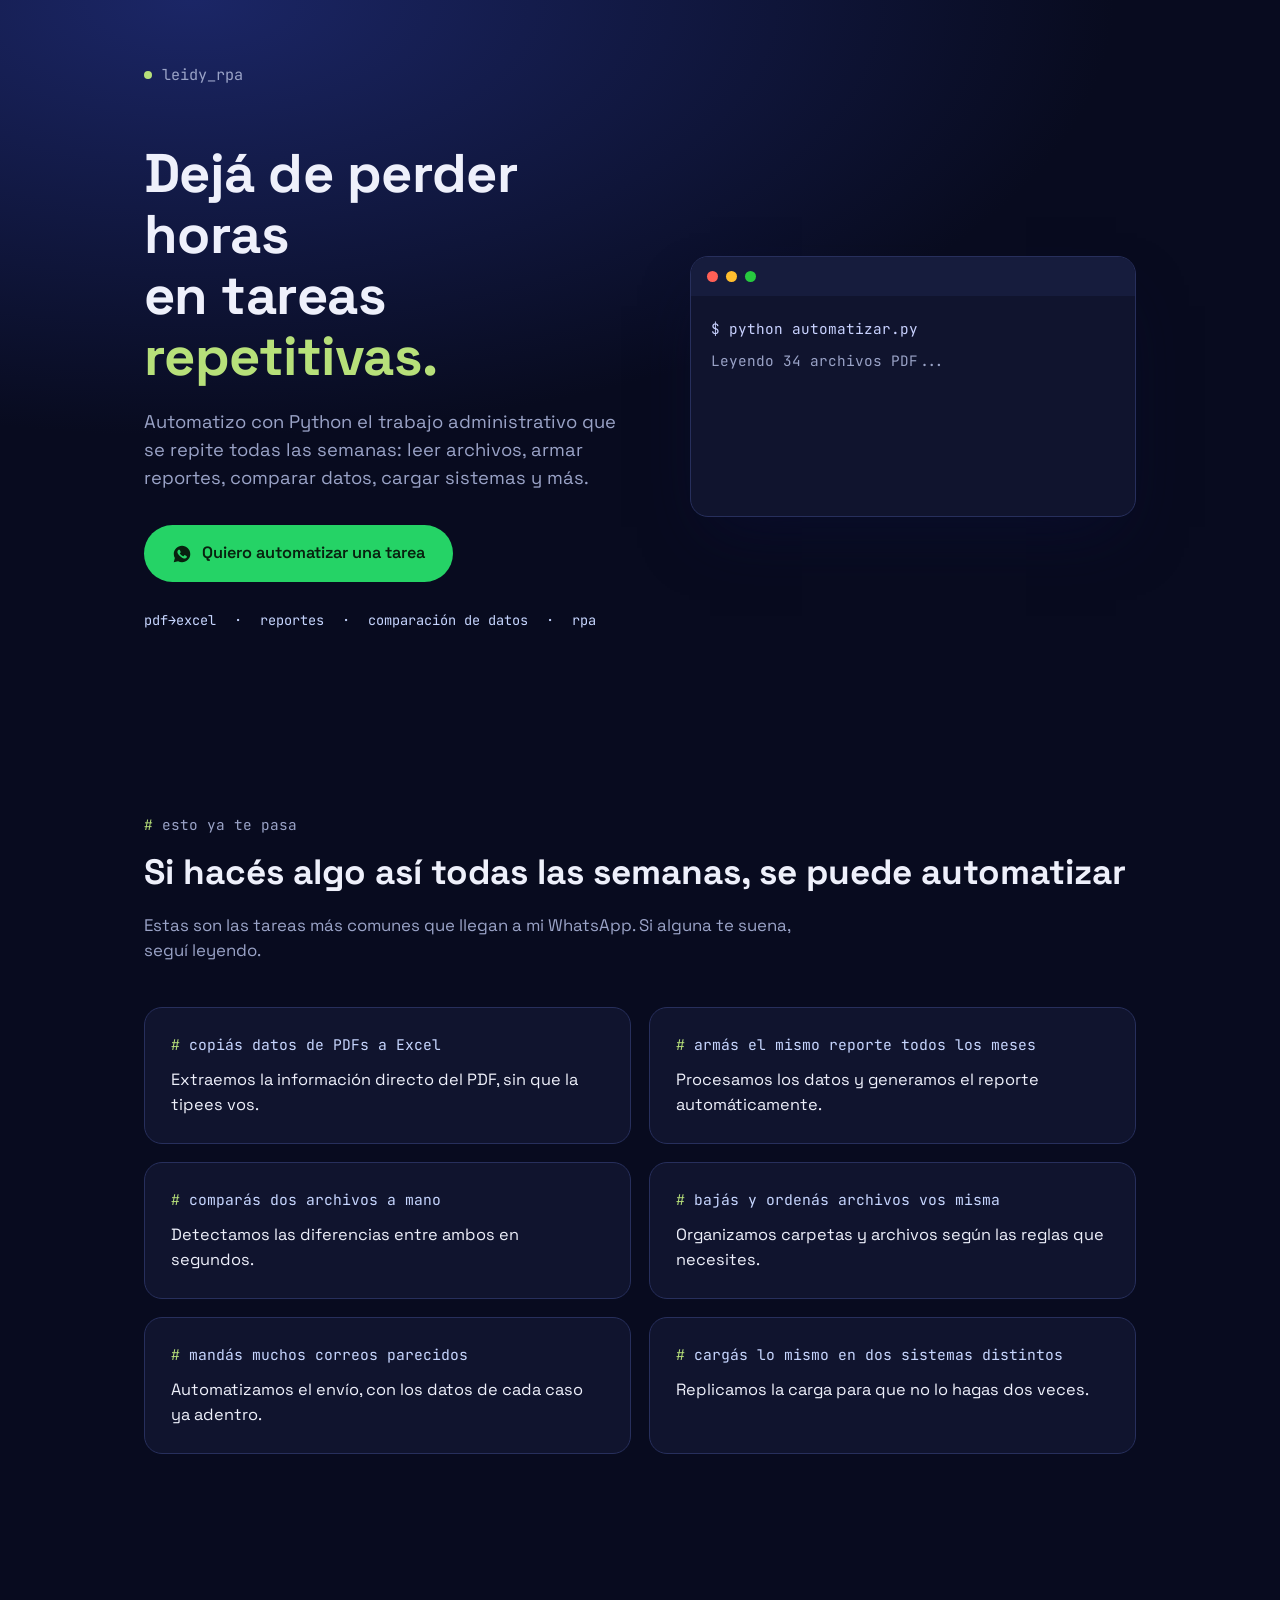
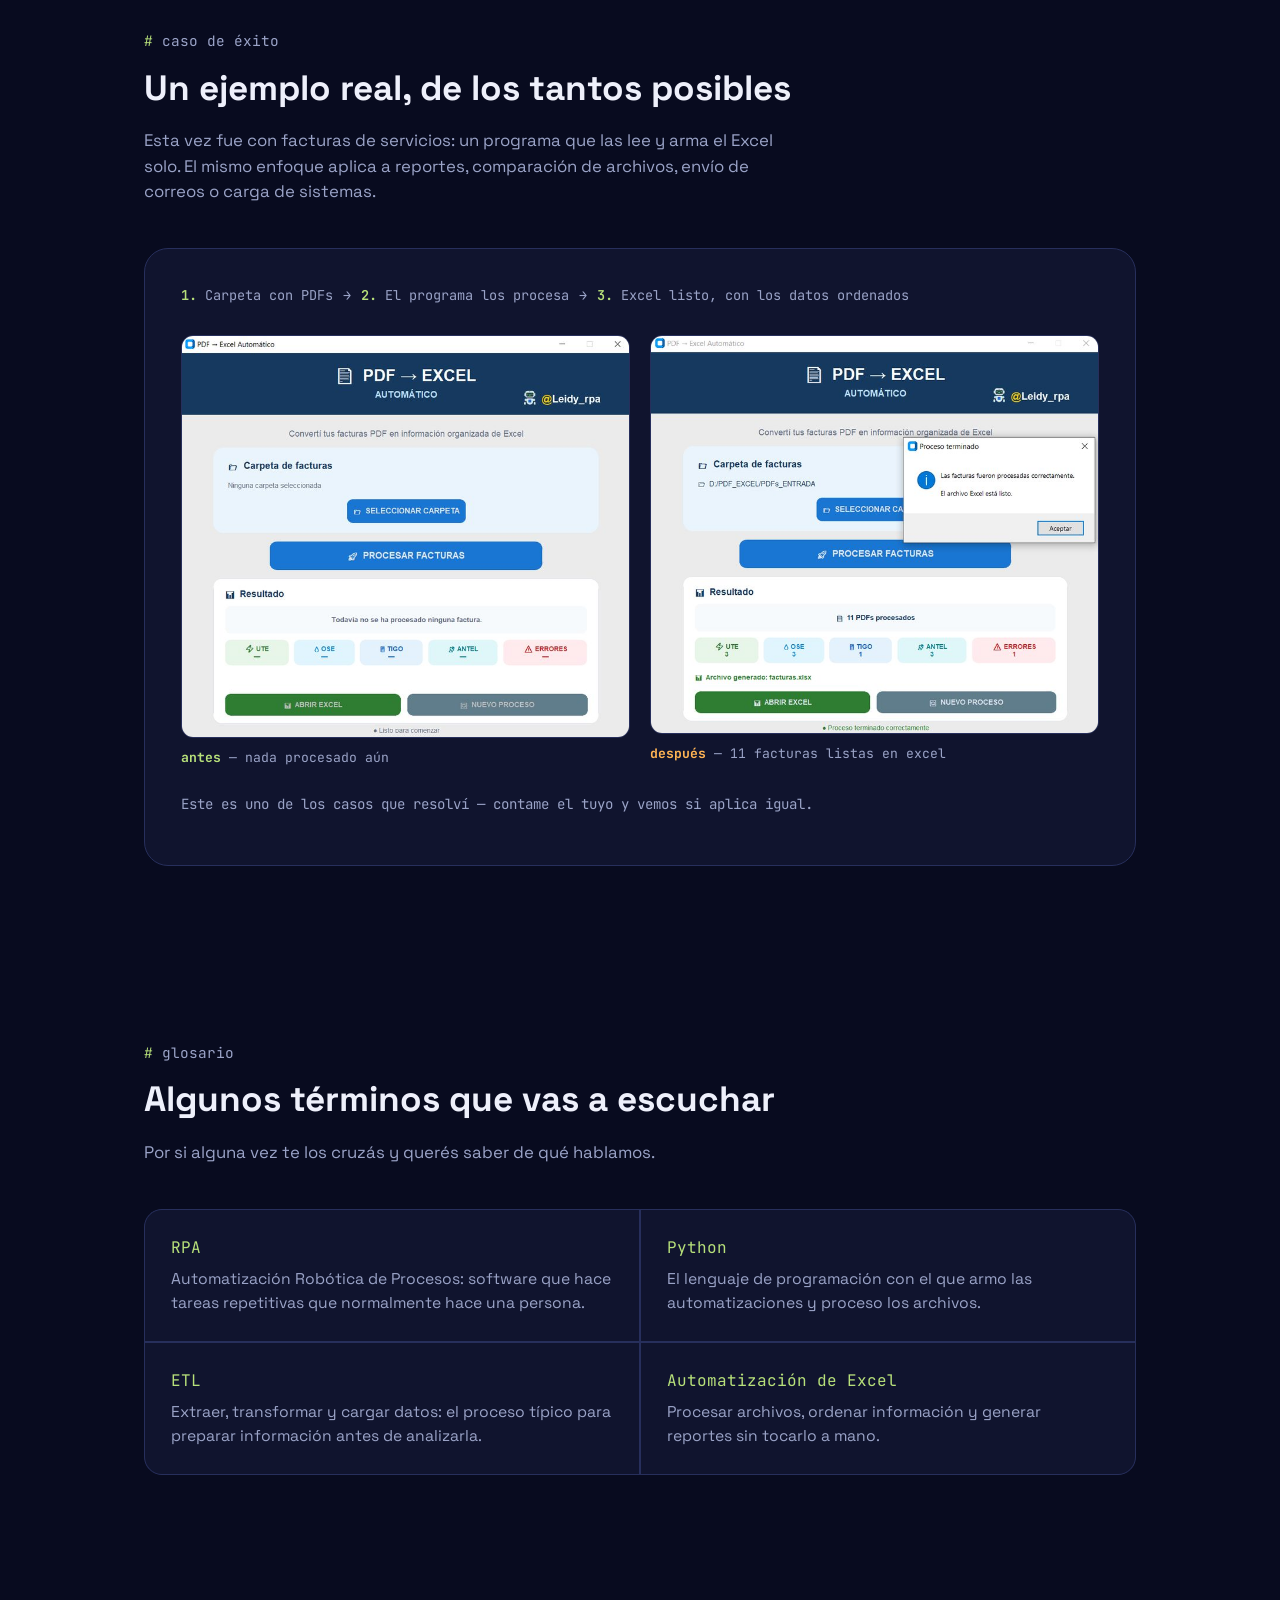
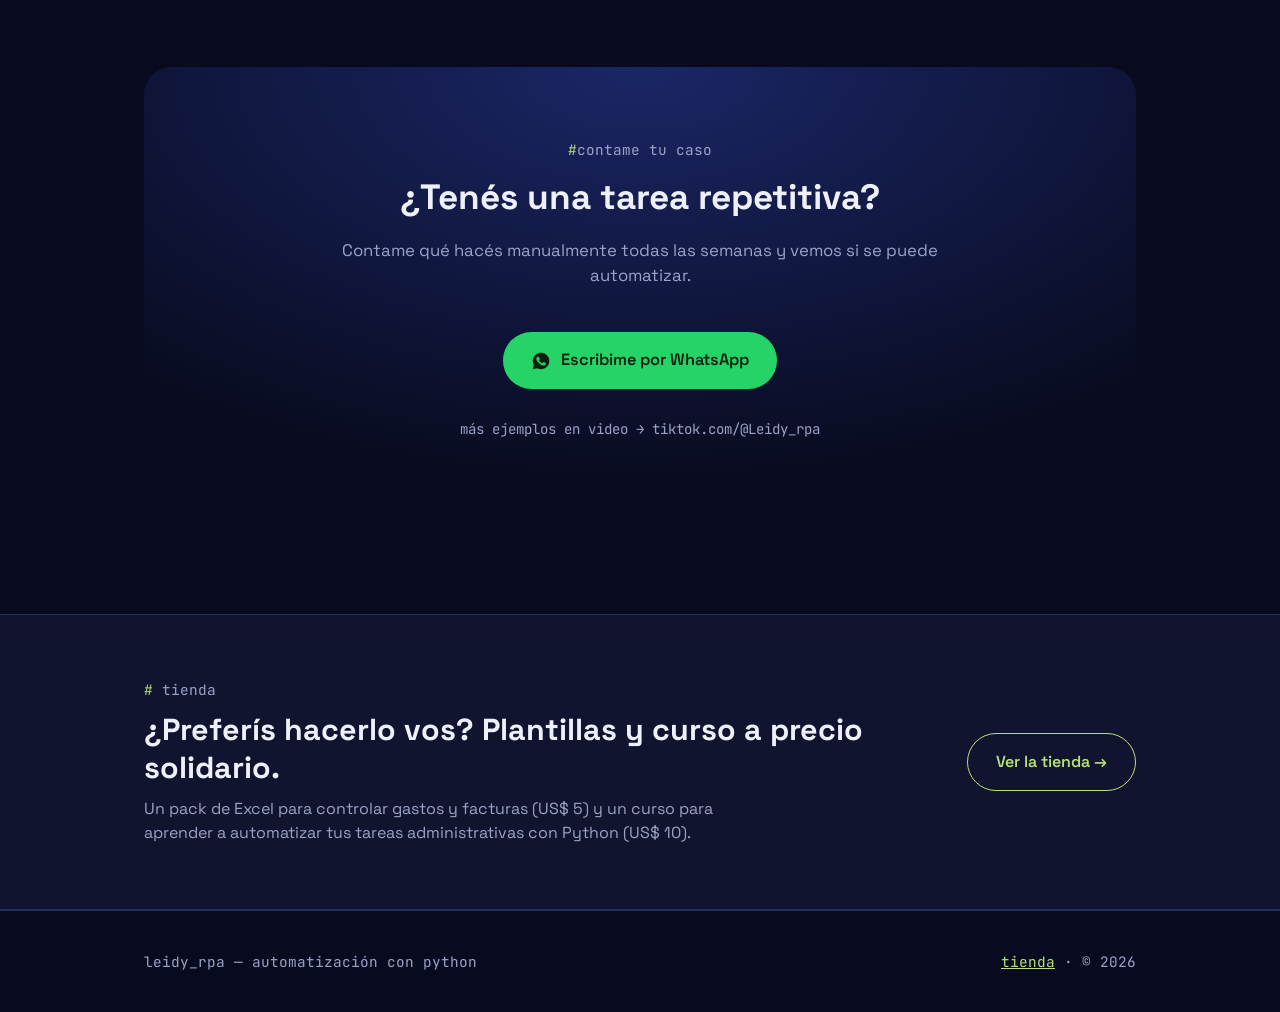
<file: index.html>
<!DOCTYPE html>
<html lang="es">
<head>
<meta charset="UTF-8">
<meta name="viewport" content="width=device-width, initial-scale=1, viewport-fit=cover">
<title>Leidy RPA — Automatización con Python</title>
<link rel="preconnect" href="https://fonts.googleapis.com">
<link rel="preconnect" href="https://fonts.gstatic.com" crossorigin>
<link href="https://fonts.googleapis.com/css2?family=Space+Grotesk:wght@400;500;600;700&family=JetBrains+Mono:wght@400;500;600&display=swap" rel="stylesheet">
<style>
  :root{
    --bg-deep:#080b1f;
    --bg-panel:#10142e;
    --bg-panel-2:#161c3d;
    --line:#272f5c;
    --blue-bright:#3b4cff;
    --blue-soft:#c7d6ff;
    --green:#b7e07a;
    --amber:#ffb454;
    --text:#eef0fb;
    --text-muted:#9aa3c7;
    --whatsapp:#25d366;
    --whatsapp-dark:#1fab54;
    --radius:18px;
    box-sizing:border-box;
    padding-top:env(safe-area-inset-top,0px);
    padding-bottom:env(safe-area-inset-bottom,0px);
  }
  *{box-sizing:border-box;}
  html{scroll-padding-top:env(safe-area-inset-top,0px); scroll-behavior:smooth;}
  body{
    margin:0;
    background:var(--bg-deep);
    color:var(--text);
    font-family:'Space Grotesk', sans-serif;
    line-height:1.5;
    -webkit-font-smoothing:antialiased;
  }
  img{max-width:100%; display:block;}
  .mono{font-family:'JetBrains Mono', monospace;}
  .wrap{max-width:1040px; margin:0 auto; padding:0 24px;}
  section{padding:88px 0;}


  /* ---------- Tienda (franja que lleva a la tienda) ---------- */
  .tienda-band{padding:64px 0; border-top:1px solid var(--line); border-bottom:1px solid var(--line); background:var(--bg-panel);}
  .tienda-band .wrap{display:flex; flex-wrap:wrap; align-items:center; justify-content:space-between; gap:24px;}
  .tienda-band .tb-text{flex:1 1 380px; min-width:0;}
  .tienda-band .section-tag{margin:0 0 10px;}
  .tienda-band h2{font-size:clamp(1.4rem,3vw,1.9rem); margin:0 0 10px; line-height:1.25;}
  .tienda-band p{color:var(--text-muted); margin:0; max-width:60ch;}
  .btn-tienda{display:inline-flex; align-items:center; gap:8px; background:transparent; color:var(--green); border:1px solid var(--green); font-weight:600; padding:16px 28px; border-radius:999px; text-decoration:none; transition:background .15s ease, color .15s ease;}
  .btn-tienda:hover{background:var(--green); color:#0b1a05;}
  footer a{color:var(--green);}

  /* ---------- Botones ---------- */
  .btn{
    display:inline-flex; align-items:center; gap:10px;
    background:var(--whatsapp);
    color:#08210f;
    font-weight:600;
    font-size:1.02rem;
    padding:16px 28px;
    border-radius:999px;
    text-decoration:none;
    border:none;
    transition:transform .15s ease, background .15s ease;
  }
  .btn:hover{background:var(--whatsapp-dark); transform:translateY(-2px); color:#fff;}
  .btn svg{width:20px; height:20px; flex-shrink:0;}

  /* ---------- Header / hero ---------- */
  header{
    position:relative;
    overflow:hidden;
    background:
      radial-gradient(120% 100% at 15% 0%, #1b2666 0%, var(--bg-deep) 60%),
      linear-gradient(180deg, var(--bg-deep), var(--bg-deep));
    padding:64px 0 96px;
  }
  .brand{
    display:flex; align-items:center; gap:10px;
    font-family:'JetBrains Mono', monospace;
    font-size:.95rem;
    color:var(--text-muted);
    margin-bottom:56px;
  }
  .brand .dot{width:8px; height:8px; border-radius:50%; background:var(--green);}
  .hero-grid{
    display:grid;
    grid-template-columns:1.1fr 1fr;
    gap:56px;
    align-items:center;
  }
  h1{
    font-size:clamp(2.1rem, 4.4vw, 3.4rem);
    line-height:1.12;
    margin:0 0 22px;
    font-weight:700;
    letter-spacing:-0.01em;
  }
  h1 .accent{color:var(--green);}
  .lead{
    font-size:1.15rem;
    color:var(--text-muted);
    max-width:46ch;
    margin:0 0 34px;
  }
  .hero-tags{
    font-family:'JetBrains Mono', monospace;
    font-size:.85rem;
    color:var(--blue-soft);
    margin:28px 0 0;
    display:flex; flex-wrap:wrap; gap:10px 18px;
  }

  /* terminal mock */
  .terminal{
    background:var(--bg-panel);
    border:1px solid var(--line);
    border-radius:var(--radius);
    overflow:hidden;
    box-shadow:0 30px 60px -20px rgba(10,14,50,.65);
  }
  .terminal .bar{
    display:flex; gap:8px;
    padding:14px 16px;
    background:var(--bg-panel-2);
  }
  .terminal .bar span{width:11px; height:11px; border-radius:50%; display:block;}
  .terminal .bar span:nth-child(1){background:#ff5f56;}
  .terminal .bar span:nth-child(2){background:#ffbd2e;}
  .terminal .bar span:nth-child(3){background:#27c93f;}
  .terminal .body{
    padding:22px 20px 28px;
    font-family:'JetBrains Mono', monospace;
    font-size:.9rem;
    color:#c9d2ff;
    min-height:220px;
  }
  .terminal .line{margin:0 0 10px; white-space:pre-wrap;}
  .terminal .ok{color:var(--green);}
  .terminal .muted{color:var(--text-muted);}
  .cursor{display:inline-block; width:8px; height:1.1em; background:var(--green); vertical-align:text-bottom; animation:blink 1s steps(1) infinite;}
  @keyframes blink{50%{opacity:0;}}

  /* ---------- Section headers ---------- */
  .section-tag{
    font-family:'JetBrains Mono', monospace;
    color:var(--text-muted);
    font-size:.9rem;
    margin:0 0 10px;
  }
  .section-tag::before{content:"# ";color:var(--green);}
  h2{
    font-size:clamp(1.6rem, 3vw, 2.2rem);
    margin:0 0 14px;
    font-weight:700;
  }
  .section-lead{color:var(--text-muted); max-width:60ch; margin:0 0 44px; font-size:1.05rem;}

  /* ---------- Diagnóstico ---------- */
  .diag-grid{
    display:grid;
    grid-template-columns:repeat(2, 1fr);
    gap:18px;
  }
  .diag-card{
    background:var(--bg-panel);
    border:1px solid var(--line);
    border-radius:var(--radius);
    padding:26px;
  }
  .diag-card .q{
    font-family:'JetBrains Mono', monospace;
    color:var(--blue-soft);
    font-size:.92rem;
    margin:0 0 12px;
  }
  .diag-card .q::before{content:"# ";color:var(--green);}
  .diag-card .a{margin:0; color:var(--text); font-size:1.02rem;}

  /* ---------- Caso ---------- */
  .caso-shell{
    background:var(--bg-panel);
    border:1px solid var(--line);
    border-radius:24px;
    padding:36px;
  }
  .caso-flow{
    display:flex; flex-wrap:wrap; gap:10px;
    font-family:'JetBrains Mono', monospace;
    font-size:.85rem;
    color:var(--text-muted);
    margin:0 0 30px;
  }
  .caso-flow b{color:var(--green); font-weight:600;}
  .caso-imgs{
    display:grid;
    grid-template-columns:1fr 1fr;
    gap:20px;
  }
  .caso-imgs figure{margin:0;}
  .caso-imgs img{
    border-radius:12px;
    border:1px solid var(--line);
  }
  .caso-imgs figcaption{
    font-family:'JetBrains Mono', monospace;
    font-size:.82rem;
    color:var(--text-muted);
    margin-top:10px;
    text-transform:lowercase;
  }
  .caso-imgs figcaption b{color:var(--green);}
  .caso-imgs .after figcaption b{color:var(--amber);}

  /* ---------- Conceptos ---------- */
  .concept-grid{
    display:grid;
    grid-template-columns:1fr 1fr;
    gap:2px;
    background:var(--line);
    border:1px solid var(--line);
    border-radius:var(--radius);
    overflow:hidden;
  }
  .concept{background:var(--bg-panel); padding:26px;}
  .concept dt{
    font-family:'JetBrains Mono', monospace;
    color:var(--green);
    font-size:1rem;
    margin:0 0 8px;
  }
  .concept dd{margin:0; color:var(--text-muted); font-size:.98rem;}

  /* ---------- CTA final ---------- */
  .cta-final{
    text-align:center;
    background:radial-gradient(120% 140% at 50% 0%, #1b2666 0%, var(--bg-deep) 65%);
    border-radius:28px;
    padding:72px 24px;
  }
  .cta-final h2{margin-bottom:14px;}
  .cta-final .section-lead{margin-left:auto; margin-right:auto;}
  .proof{
    margin-top:30px;
    font-family:'JetBrains Mono', monospace;
    font-size:.88rem;
    color:var(--text-muted);
  }
  .proof a{color:var(--blue-soft);}

  footer{
    border-top:1px solid var(--line);
    padding:40px 0;
    color:var(--text-muted);
    font-size:.9rem;
  }
  footer .wrap{display:flex; flex-wrap:wrap; justify-content:space-between; gap:14px;}
  footer .mono{color:var(--text-muted);}

  @media (max-width:820px){
    section{padding:64px 0;}
    .hero-grid{grid-template-columns:1fr;}
    .diag-grid{grid-template-columns:1fr;}
    .caso-imgs{grid-template-columns:1fr;}
    .concept-grid{grid-template-columns:1fr;}
    footer .wrap{flex-direction:column;}
  }
</style>
</head>
<body>

<header>
  <div class="wrap">
    <div class="brand"><span class="dot"></span>leidy_rpa</div>

    <div class="hero-grid">
      <div>
        <h1>Dejá de perder horas<br>en tareas <span class="accent">repetitivas.</span></h1>
        <p class="lead">
          Automatizo con Python el trabajo administrativo que se repite todas las semanas:
          leer archivos, armar reportes, comparar datos, cargar sistemas y más.
        </p>
        <a class="btn" target="_blank"
           href="https://wa.me/59894975490?text=Hola%20Leidy%2C%20tengo%20una%20tarea%20repetitiva%20que%20me%20gustar%C3%ADa%20automatizar.%20Quisiera%20contarte%20c%C3%B3mo%20funciona.">
          <svg viewBox="0 0 24 24" fill="currentColor"><path d="M12.04 2C6.58 2 2.13 6.45 2.13 11.91c0 1.75.46 3.45 1.32 4.95L2.05 22l5.25-1.38a9.9 9.9 0 0 0 4.74 1.2h.01c5.46 0 9.9-4.45 9.9-9.91C21.96 6.45 17.5 2 12.04 2zm5.8 14.03c-.24.68-1.4 1.3-1.93 1.38-.5.08-1.11.11-1.79-.11-.41-.13-.94-.3-1.62-.6-2.84-1.23-4.7-4.1-4.84-4.29-.14-.19-1.16-1.54-1.16-2.94s.73-2.09.99-2.37c.26-.28.57-.35.76-.35s.38 0 .55.01c.18.01.41-.07.64.49.24.58.81 2 .88 2.14.07.14.12.31.02.5-.09.19-.14.31-.28.48-.14.16-.29.36-.42.49-.14.14-.28.29-.12.57.16.28.71 1.17 1.52 1.9 1.04.93 1.92 1.22 2.2 1.36.28.14.44.12.6-.07.16-.19.68-.79.87-1.06.18-.28.37-.23.62-.14.26.09 1.63.77 1.91.91.28.14.46.21.53.33.07.12.07.68-.17 1.36z"/></svg>
          Quiero automatizar una tarea
        </a>
        <div class="hero-tags">
          <span>pdf→excel</span><span>·</span><span>reportes</span><span>·</span>
          <span>comparación de datos</span><span>·</span><span>rpa</span>
        </div>
      </div>

      <div class="terminal">
        <div class="bar"><span></span><span></span><span></span></div>
        <div class="body" id="term"></div>
      </div>
    </div>
  </div>
</header>

<section id="diagnostico">
  <div class="wrap">
    <p class="section-tag">esto ya te pasa</p>
    <h2>Si hacés algo así todas las semanas, se puede automatizar</h2>
    <p class="section-lead">Estas son las tareas más comunes que llegan a mi WhatsApp. Si alguna te suena, seguí leyendo.</p>

    <div class="diag-grid">
      <div class="diag-card">
        <p class="q">copiás datos de PDFs a Excel</p>
        <p class="a">Extraemos la información directo del PDF, sin que la tipees vos.</p>
      </div>
      <div class="diag-card">
        <p class="q">armás el mismo reporte todos los meses</p>
        <p class="a">Procesamos los datos y generamos el reporte automáticamente.</p>
      </div>
      <div class="diag-card">
        <p class="q">comparás dos archivos a mano</p>
        <p class="a">Detectamos las diferencias entre ambos en segundos.</p>
      </div>
      <div class="diag-card">
        <p class="q">bajás y ordenás archivos vos misma</p>
        <p class="a">Organizamos carpetas y archivos según las reglas que necesites.</p>
      </div>
      <div class="diag-card">
        <p class="q">mandás muchos correos parecidos</p>
        <p class="a">Automatizamos el envío, con los datos de cada caso ya adentro.</p>
      </div>
      <div class="diag-card">
        <p class="q">cargás lo mismo en dos sistemas distintos</p>
        <p class="a">Replicamos la carga para que no lo hagas dos veces.</p>
      </div>
    </div>
  </div>
</section>

<section id="caso">
  <div class="wrap">
    <p class="section-tag">caso de éxito</p>
    <h2>Un ejemplo real, de los tantos posibles</h2>
    <p class="section-lead">Esta vez fue con facturas de servicios: un programa que las lee y arma el Excel solo. El mismo enfoque aplica a reportes, comparación de archivos, envío de correos o carga de sistemas.</p>

    <div class="caso-shell">
      <div class="caso-flow">
        <span><b>1.</b> Carpeta con PDFs</span>
        <span>→</span>
        <span><b>2.</b> El programa los procesa</span>
        <span>→</span>
        <span><b>3.</b> Excel listo, con los datos ordenados</span>
      </div>

      <div class="caso-imgs">
        <figure class="before">
          <img src="[data-uri]" alt="Antes: carpeta sin procesar todavía">
          <figcaption><b>antes</b> — nada procesado aún</figcaption>
        </figure>
        <figure class="after">
          <img src="[data-uri]" alt="Después: 11 facturas procesadas y Excel generado">
          <figcaption><b>después</b> — 11 facturas listas en Excel</figcaption>
        </figure>
      </div>

      <p class="proof" style="margin-top:26px;">Este es uno de los casos que resolví — contame el tuyo y vemos si aplica igual.</p>
    </div>
  </div>
</section>

<section id="conceptos">
  <div class="wrap">
    <p class="section-tag">glosario</p>
    <h2>Algunos términos que vas a escuchar</h2>
    <p class="section-lead">Por si alguna vez te los cruzás y querés saber de qué hablamos.</p>

    <dl class="concept-grid">
      <div class="concept">
        <dt>RPA</dt>
        <dd>Automatización Robótica de Procesos: software que hace tareas repetitivas que normalmente hace una persona.</dd>
      </div>
      <div class="concept">
        <dt>Python</dt>
        <dd>El lenguaje de programación con el que armo las automatizaciones y proceso los archivos.</dd>
      </div>
      <div class="concept">
        <dt>ETL</dt>
        <dd>Extraer, transformar y cargar datos: el proceso típico para preparar información antes de analizarla.</dd>
      </div>
      <div class="concept">
        <dt>Automatización de Excel</dt>
        <dd>Procesar archivos, ordenar información y generar reportes sin tocarlo a mano.</dd>
      </div>
    </dl>
  </div>
</section>

<section id="contacto">
  <div class="wrap">
    <div class="cta-final">
      <p class="section-tag" style="justify-content:center; display:flex;">contame tu caso</p>
      <h2>¿Tenés una tarea repetitiva?</h2>
      <p class="section-lead">Contame qué hacés manualmente todas las semanas y vemos si se puede automatizar.</p>
      <a class="btn" target="_blank"
         href="https://wa.me/59894975490?text=Hola%20Leidy%2C%20tengo%20una%20tarea%20repetitiva%20que%20me%20gustar%C3%ADa%20automatizar.%20Quisiera%20contarte%20c%C3%B3mo%20funciona.">
        <svg viewBox="0 0 24 24" fill="currentColor"><path d="M12.04 2C6.58 2 2.13 6.45 2.13 11.91c0 1.75.46 3.45 1.32 4.95L2.05 22l5.25-1.38a9.9 9.9 0 0 0 4.74 1.2h.01c5.46 0 9.9-4.45 9.9-9.91C21.96 6.45 17.5 2 12.04 2zm5.8 14.03c-.24.68-1.4 1.3-1.93 1.38-.5.08-1.11.11-1.79-.11-.41-.13-.94-.3-1.62-.6-2.84-1.23-4.7-4.1-4.84-4.29-.14-.19-1.16-1.54-1.16-2.94s.73-2.09.99-2.37c.26-.28.57-.35.76-.35s.38 0 .55.01c.18.01.41-.07.64.49.24.58.81 2 .88 2.14.07.14.12.31.02.5-.09.19-.14.31-.28.48-.14.16-.29.36-.42.49-.14.14-.28.29-.12.57.16.28.71 1.17 1.52 1.9 1.04.93 1.92 1.22 2.2 1.36.28.14.44.12.6-.07.16-.19.68-.79.87-1.06.18-.28.37-.23.62-.14.26.09 1.63.77 1.91.91.28.14.46.21.53.33.07.12.07.68-.17 1.36z"/></svg>
        Escribime por WhatsApp
      </a>
      <p class="proof">más ejemplos en video → tiktok.com/@Leidy_rpa</p>
    </div>
  </div>
</section>

<section class="tienda-band" id="tienda">
  <div class="wrap">
    <div class="tb-text">
      <p class="section-tag">tienda</p>
      <h2>¿Preferís hacerlo vos? Plantillas y curso a precio solidario.</h2>
      <p>Un pack de Excel para controlar gastos y facturas (US$ 5) y un curso para aprender a automatizar tus tareas administrativas con Python (US$ 10).</p>
    </div>
    <a class="btn-tienda" href="https://ladydlozada.github.io/leidyrpa/tienda/">Ver la tienda →</a>
  </div>
</section>

<footer>
  <div class="wrap">
    <div class="mono">leidy_rpa — automatización con python</div>
    <div class="mono"><a href="https://ladydlozada.github.io/leidyrpa/tienda/">tienda</a> · © 2026</div>
  </div>
</footer>

<script>
(function(){
  var lines = [
    {t:"$ python automatizar.py", cls:"", pause:400},
    {t:"Leyendo 34 archivos PDF...", cls:"muted", pause:350},
    {t:"Extrayendo datos y armando el Excel...", cls:"muted", pause:450},
    {t:"✓ reporte_mensual.xlsx generado", cls:"ok", pause:1300},
    {t:"", cls:"", pause:200},
    {t:"$ python comparar_archivos.py", cls:"", pause:400},
    {t:"Comparando version_A.xlsx vs version_B.xlsx...", cls:"muted", pause:450},
    {t:"✓ 7 diferencias encontradas", cls:"ok", pause:1300},
    {t:"", cls:"", pause:200},
    {t:"$ python enviar_recordatorios.py", cls:"", pause:400},
    {t:"Revisando vencimientos...", cls:"muted", pause:400},
    {t:"✓ 5 recordatorios enviados", cls:"ok", pause:2200}
  ];
  var el = document.getElementById('term');
  var i = 0, charIndex = 0, currentLineEl = null;

  function typeChar(){
    if(i >= lines.length){
      setTimeout(function(){ el.innerHTML=""; i=0; charIndex=0; typeChar(); }, 1500);
      return;
    }
    var line = lines[i];
    if(charIndex === 0){
      currentLineEl = document.createElement('p');
      currentLineEl.className = 'line ' + line.cls;
      currentLineEl.innerHTML = '<span class="txt"></span><span class="cursor"></span>';
      el.appendChild(currentLineEl);
    }
    var txtSpan = currentLineEl.querySelector('.txt');
    if(charIndex < line.t.length){
      txtSpan.textContent += line.t[charIndex];
      charIndex++;
      setTimeout(typeChar, 18 + Math.random()*22);
    } else {
      currentLineEl.querySelector('.cursor').remove();
      i++; charIndex = 0;
      setTimeout(typeChar, line.pause);
    }
  }
  typeChar();
})();
</script>

</body>
</html>
</file>
